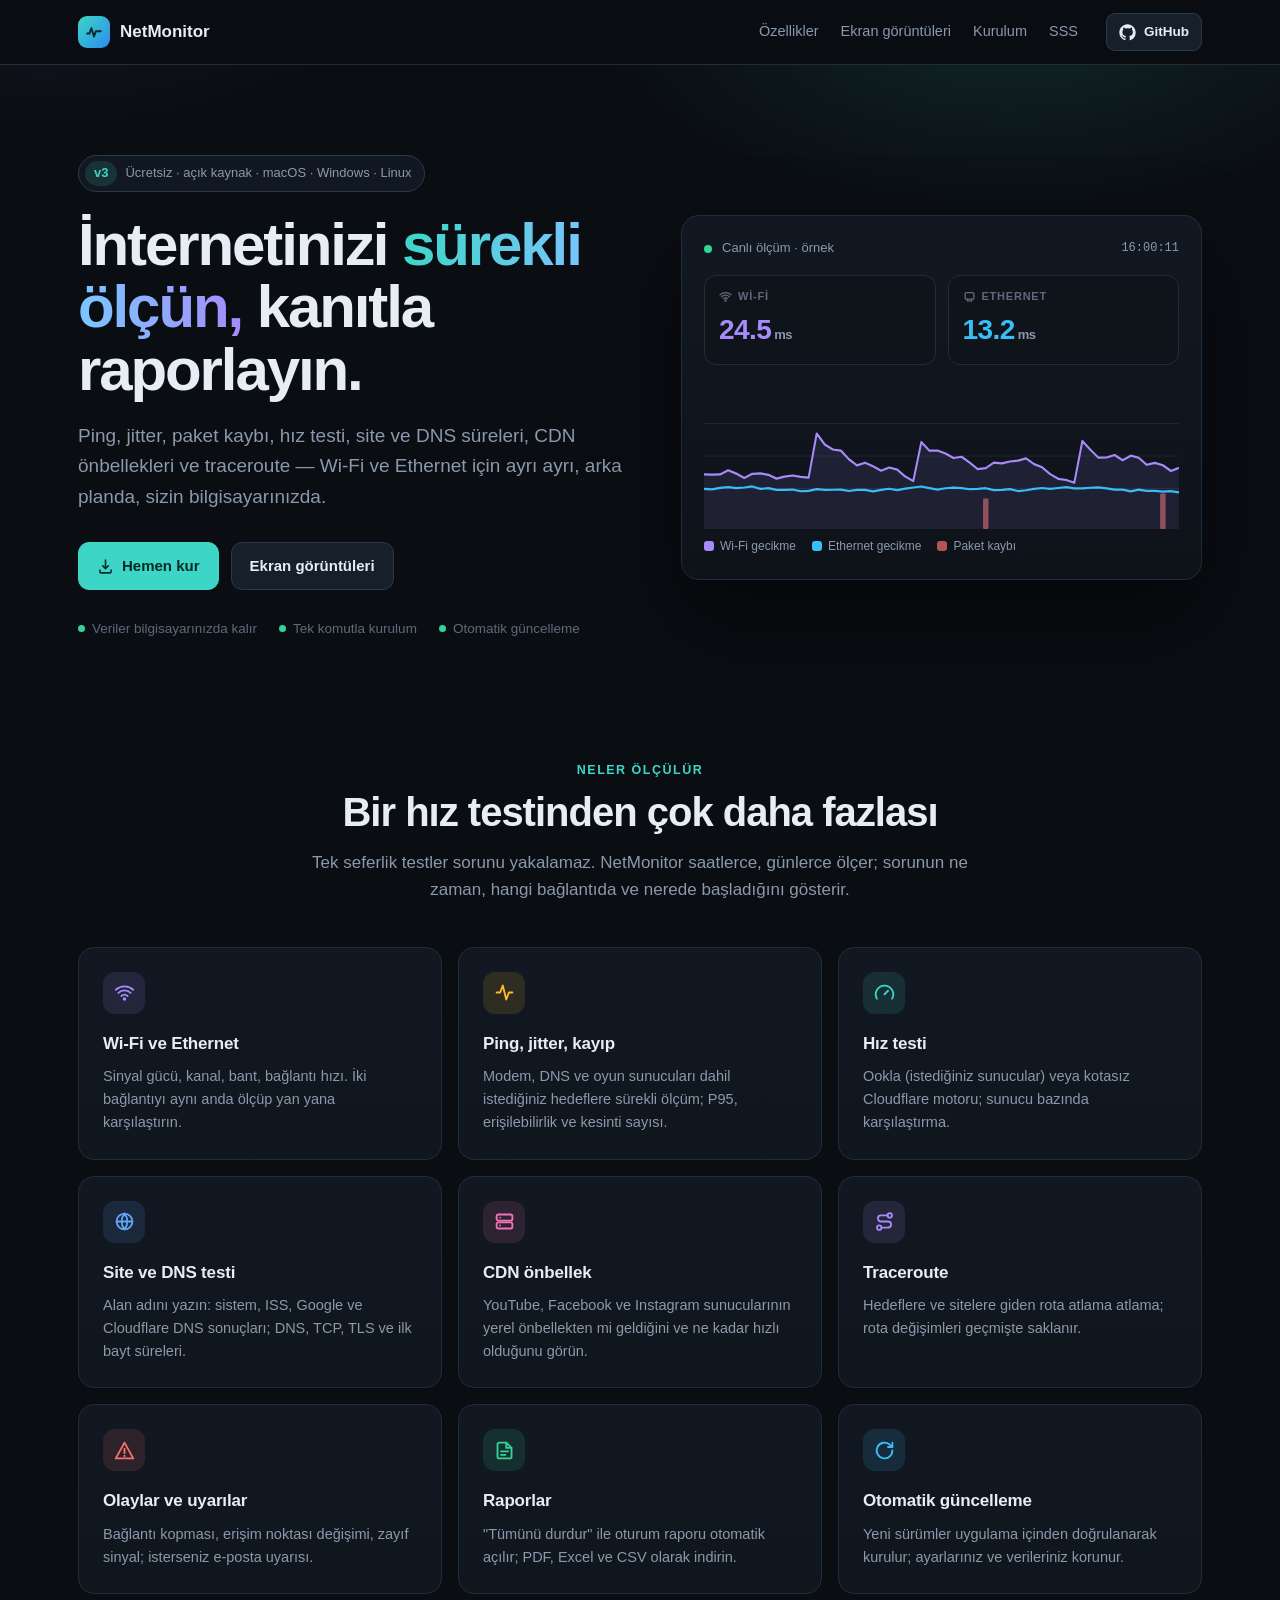
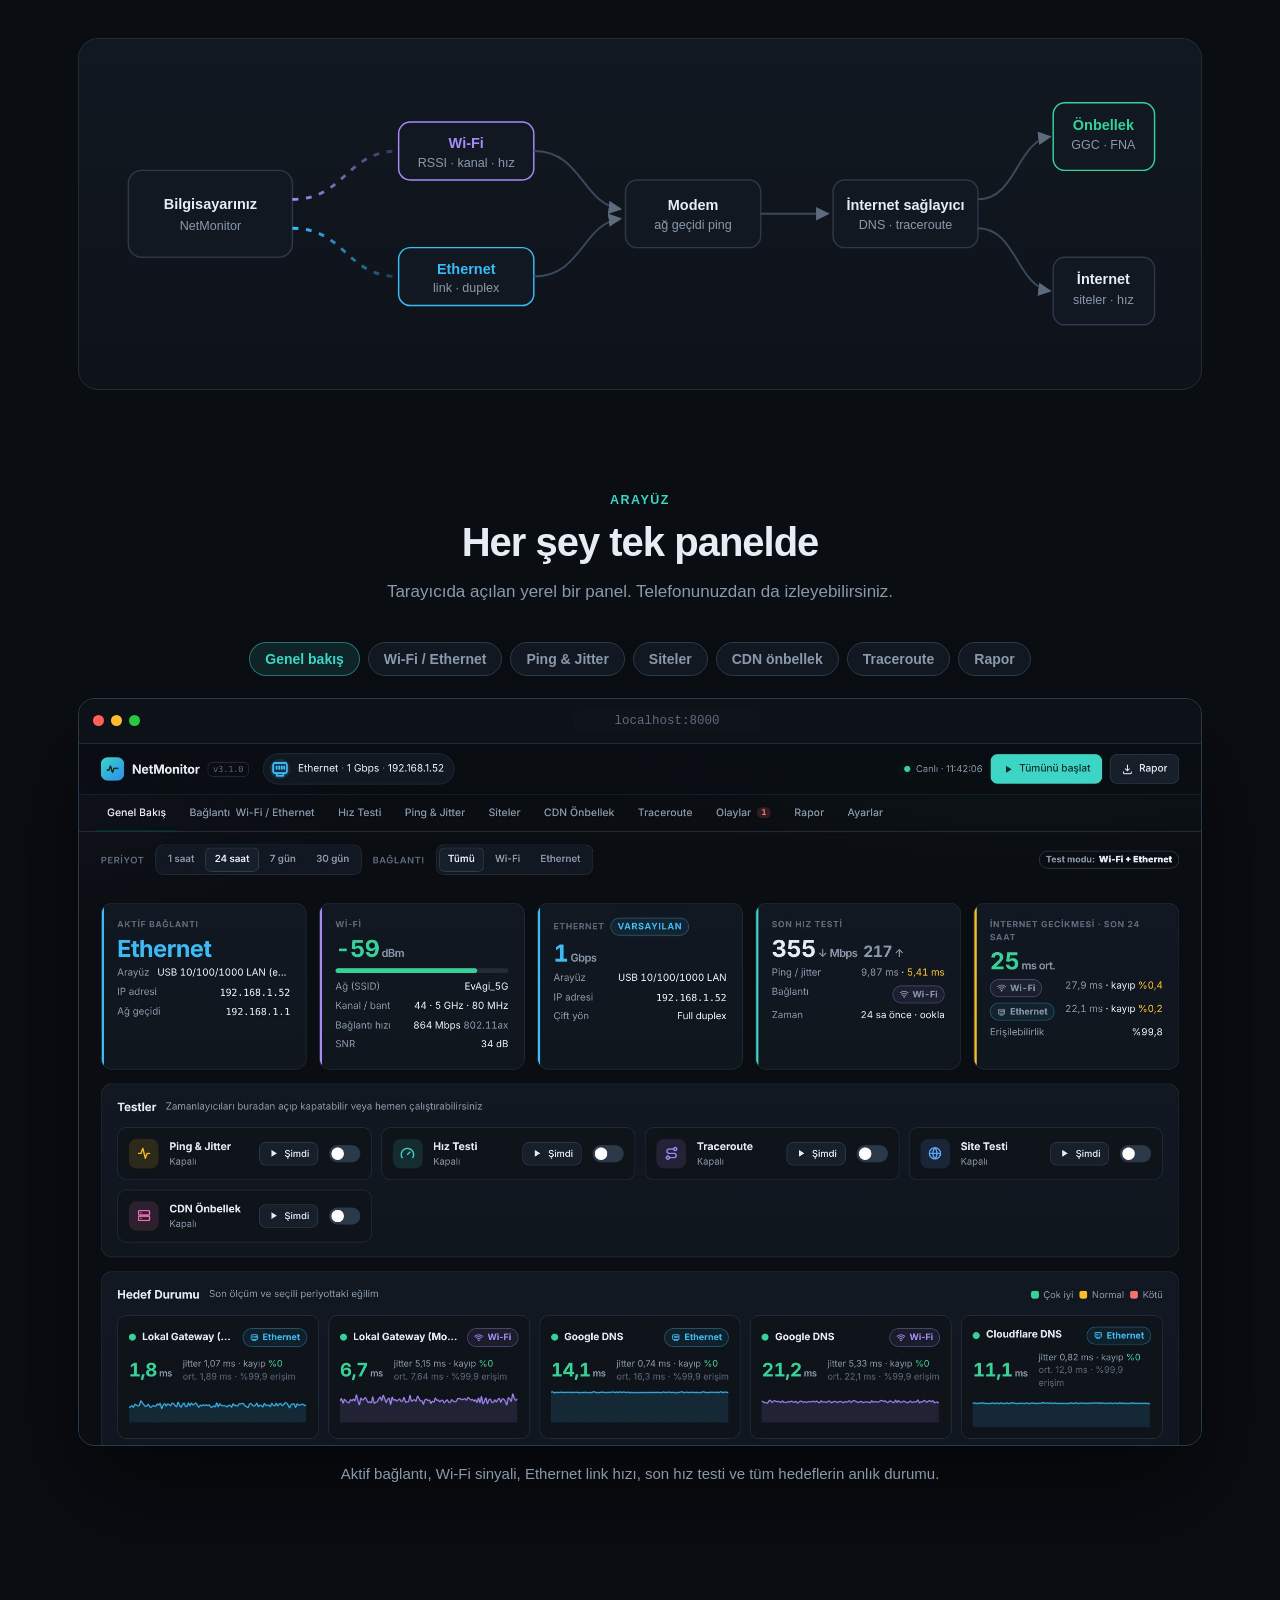
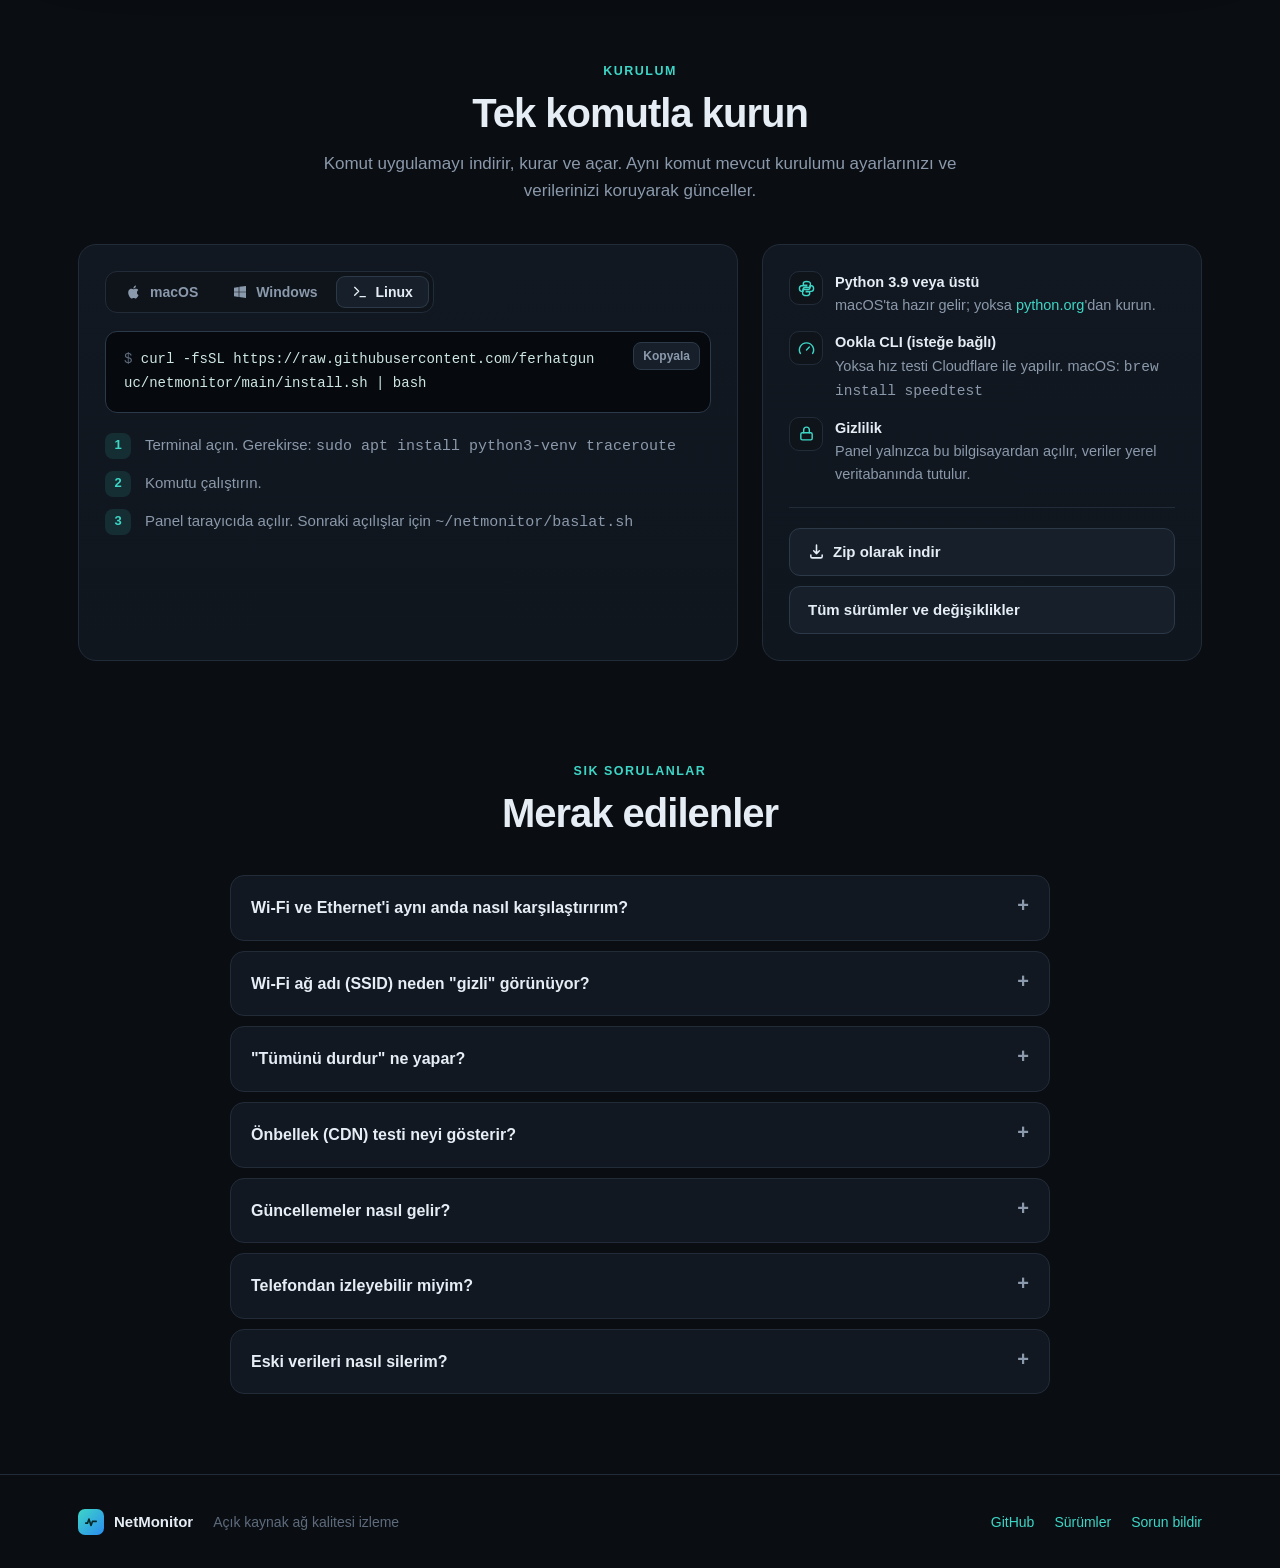
<file: docs/index.html>
<!DOCTYPE html>
<html lang="tr">
<head>
<meta charset="UTF-8">
<meta name="viewport" content="width=device-width, initial-scale=1.0">
<title>NetMonitor — Ağ kalitesini sürekli ölçün</title>
<meta name="description" content="Ping, jitter, paket kaybı, hız testi, site/DNS, CDN önbellek ve traceroute ölçümlerini Wi-Fi ve Ethernet için ayrı ayrı kaydeden, ücretsiz ve açık kaynak ağ izleme aracı. macOS, Windows ve Linux.">
<meta property="og:title" content="NetMonitor — Ağ kalitesini sürekli ölçün">
<meta property="og:description" content="Wi-Fi ve Ethernet bağlantınızı aynı anda ölçün, karşılaştırın ve raporlayın.">
<meta property="og:image" content="img/overview.jpg">
<link rel="icon" href="data:image/svg+xml,<svg xmlns='http://www.w3.org/2000/svg' viewBox='0 0 32 32'><rect width='32' height='32' rx='8' fill='%233dd6c6'/><path d='M6 20h4l3-9 4 14 3-9h6' fill='none' stroke='%23062a27' stroke-width='2.6' stroke-linecap='round' stroke-linejoin='round'/></svg>">
<style>
:root{--bg:#0a0d12;--bg2:#0f141b;--panel:#121821;--panel2:#171f2a;--line:#222c39;--line2:#2c3949;--text:#e6edf5;--muted:#8a99ab;--dim:#5d6b7c;--accent:#3dd6c6;--ink:#062a27;--wifi:#a78bfa;--eth:#38bdf8;--good:#34d399;--warn:#fbbf24;--bad:#f87171;
--mono:ui-monospace,"SF Mono","Cascadia Mono",Menlo,Consolas,monospace;--sans:-apple-system,BlinkMacSystemFont,"Segoe UI Variable","Segoe UI",Inter,Roboto,"Helvetica Neue",Arial,sans-serif;color-scheme:dark}
*{box-sizing:border-box}html{scroll-behavior:smooth}
body{margin:0;background:var(--bg);color:var(--text);font:16px/1.6 var(--sans);-webkit-font-smoothing:antialiased}
a{color:var(--accent);text-decoration:none}a:hover{text-decoration:underline}
.wrap{max-width:1180px;margin:0 auto;padding:0 28px}
.mono{font-family:var(--mono)}
/* nav */
nav.top{position:sticky;top:0;z-index:20;background:rgba(10,13,18,.8);backdrop-filter:blur(14px) saturate(1.3);border-bottom:1px solid var(--line)}
nav.top .wrap{display:flex;align-items:center;gap:28px;height:64px}
.brand{display:flex;align-items:center;gap:10px;font-weight:700;font-size:17px;color:var(--text)}
.brand:hover{text-decoration:none}
.logo{width:32px;height:32px;border-radius:9px;display:grid;place-items:center;background:linear-gradient(135deg,var(--accent),#2b8cf0);color:var(--ink)}
nav.top .links{display:flex;gap:22px;margin-left:auto;font-size:14.5px}
nav.top .links a{color:var(--muted)}nav.top .links a:hover{color:var(--text);text-decoration:none}
.btn{display:inline-flex;align-items:center;gap:8px;padding:11px 18px;border-radius:11px;font-weight:600;font-size:15px;border:1px solid var(--line2);background:var(--panel2);color:var(--text);cursor:pointer;transition:.15s;white-space:nowrap}
.btn:hover{text-decoration:none;background:#1d2733;border-color:#3a4a5e}
.btn.primary{background:var(--accent);border-color:var(--accent);color:var(--ink)}.btn.primary:hover{filter:brightness(1.08)}
.btn.sm{padding:7px 12px;font-size:13.5px;border-radius:9px}
.btn svg{width:17px;height:17px}
/* hero */
.hero{position:relative;padding:90px 0 40px;overflow:hidden}
.hero::before{content:"";position:absolute;inset:-200px -100px auto;height:700px;background:radial-gradient(700px 360px at 75% 20%,rgba(61,214,198,.13),transparent 60%),radial-gradient(600px 320px at 10% 10%,rgba(167,139,250,.11),transparent 60%);pointer-events:none}
.hero .grid{position:relative;display:grid;grid-template-columns:1.05fr 1fr;gap:56px;align-items:center}
.pill{display:inline-flex;align-items:center;gap:8px;padding:5px 12px 5px 6px;border-radius:999px;border:1px solid var(--line2);background:var(--panel);font-size:13px;color:var(--muted)}
.pill b{background:rgba(61,214,198,.14);color:var(--accent);padding:2px 9px;border-radius:999px;font-weight:650}
h1{font-size:clamp(38px,5.2vw,60px);line-height:1.04;letter-spacing:-.035em;margin:22px 0 20px;font-weight:750}
h1 .g{background:linear-gradient(90deg,var(--accent),#7cc4ff 55%,var(--wifi));-webkit-background-clip:text;background-clip:text;color:transparent}
.lead{font-size:19px;color:var(--muted);max-width:560px;margin:0 0 30px}
.cta{display:flex;gap:12px;flex-wrap:wrap}
.hero-meta{display:flex;gap:22px;margin-top:28px;color:var(--dim);font-size:13.5px;flex-wrap:wrap}
.hero-meta span{display:flex;align-items:center;gap:7px}
.hero-meta i{width:7px;height:7px;border-radius:50%;background:var(--good)}
/* live widget */
.live{background:linear-gradient(180deg,var(--panel),#0e131a);border:1px solid var(--line);border-radius:18px;padding:22px;box-shadow:0 40px 90px rgba(0,0,0,.45)}
.live .hd{display:flex;align-items:center;gap:10px;margin-bottom:16px;font-size:13px;color:var(--muted)}
.live .hd .dot{width:8px;height:8px;border-radius:50%;background:var(--good);box-shadow:0 0 0 0 rgba(52,211,153,.6);animation:pulse 2s infinite}
@keyframes pulse{70%{box-shadow:0 0 0 8px rgba(52,211,153,0)}100%{box-shadow:0 0 0 0 rgba(52,211,153,0)}}
.live .hd .r{margin-left:auto;font-family:var(--mono);font-size:12px}
.kp{display:grid;grid-template-columns:1fr 1fr;gap:12px;margin-bottom:14px}
.kp div{background:var(--bg2);border:1px solid var(--line);border-radius:12px;padding:12px 14px}
.kp small{display:flex;align-items:center;gap:6px;font-size:11px;font-weight:650;letter-spacing:.07em;text-transform:uppercase;color:var(--dim)}
.kp b{display:block;font-size:28px;letter-spacing:-.02em;font-variant-numeric:tabular-nums;margin-top:2px}
.kp b em{font-style:normal;font-size:13px;color:var(--muted);font-weight:600;margin-left:3px}
.kp .w b{color:var(--wifi)}.kp .e b{color:var(--eth)}
.live svg.chart{width:100%;height:150px;display:block}
.legend{display:flex;gap:16px;font-size:12px;color:var(--muted);margin-top:8px}
.legend i{display:inline-block;width:10px;height:10px;border-radius:3px;margin-right:6px;vertical-align:-1px}
/* sections */
section{padding:80px 0}
.eyebrow{font-size:12.5px;letter-spacing:.12em;text-transform:uppercase;color:var(--accent);font-weight:700}
h2{font-size:clamp(28px,3.4vw,40px);letter-spacing:-.025em;line-height:1.12;margin:10px 0 14px}
.sub{color:var(--muted);font-size:17px;max-width:680px;margin:0}
.center{text-align:center}.center .sub{margin:0 auto}
/* install */
.install{display:grid;grid-template-columns:1.2fr .8fr;gap:24px;margin-top:40px}
.card{background:linear-gradient(180deg,var(--panel),#10161e);border:1px solid var(--line);border-radius:18px;padding:26px}
.tabs{display:inline-flex;gap:2px;padding:4px;background:var(--bg2);border:1px solid var(--line);border-radius:12px;margin-bottom:18px}
.tabs button{border:0;background:none;color:var(--muted);padding:8px 16px;border-radius:9px;font:600 14px var(--sans);cursor:pointer;display:flex;gap:8px;align-items:center}
.tabs button.on{background:var(--panel2);color:var(--text);box-shadow:inset 0 0 0 1px var(--line2)}
.tabs svg{width:16px;height:16px}
.cmd{position:relative;background:#06090d;border:1px solid var(--line2);border-radius:12px;padding:16px 108px 16px 18px;font:14px/1.7 var(--mono);color:#cfe7e3;white-space:pre-wrap;word-break:break-all}
.cmd .p{color:var(--dim);user-select:none}
.copy{position:absolute;right:10px;top:10px;border:1px solid var(--line2);background:var(--panel2);color:var(--muted);border-radius:8px;padding:6px 9px;cursor:pointer;font:600 12px var(--sans)}
.copy:hover{color:var(--text)}
.steps{list-style:none;padding:0;margin:20px 0 0;display:grid;gap:12px;counter-reset:s}
.steps li{display:grid;grid-template-columns:28px 1fr;gap:12px;color:var(--muted);font-size:15px}
.steps li::before{counter-increment:s;content:counter(s);width:26px;height:26px;border-radius:8px;display:grid;place-items:center;background:rgba(61,214,198,.12);color:var(--accent);font-weight:700;font-size:13px}
.steps b{color:var(--text);font-weight:600}
.req{display:grid;gap:14px;font-size:14.5px}
.req .row{display:flex;gap:12px;align-items:flex-start}
.req .ic{width:34px;height:34px;flex:none;border-radius:10px;display:grid;place-items:center;background:var(--bg2);border:1px solid var(--line);color:var(--accent)}
.req .ic svg{width:17px;height:17px}
.req b{display:block;color:var(--text)}.req span{color:var(--muted)}
.dl{display:flex;flex-direction:column;gap:10px;margin-top:20px;padding-top:20px;border-top:1px solid var(--line)}
/* features */
.feats{display:grid;grid-template-columns:repeat(3,1fr);gap:16px;margin-top:44px}
.feat{background:linear-gradient(180deg,var(--panel),#10161e);border:1px solid var(--line);border-radius:16px;padding:24px;transition:.2s}
.feat:hover{border-color:var(--line2);transform:translateY(-2px)}
.feat .ic{width:42px;height:42px;border-radius:12px;display:grid;place-items:center;margin-bottom:16px}
.feat .ic svg{width:21px;height:21px}
.feat h3{margin:0 0 8px;font-size:17px;letter-spacing:-.01em}
.feat p{margin:0;color:var(--muted);font-size:14.5px}
/* diagram */
.diagram{margin-top:44px;background:linear-gradient(180deg,var(--panel),#0e131a);border:1px solid var(--line);border-radius:20px;padding:30px}
.diagram svg{width:100%;height:auto;display:block}
/* gallery */
.gal-tabs{display:flex;gap:8px;flex-wrap:wrap;justify-content:center;margin:36px 0 22px}
.gal-tabs button{border:1px solid var(--line2);background:var(--panel);color:var(--muted);padding:8px 15px;border-radius:999px;font:600 14px var(--sans);cursor:pointer}
.gal-tabs button.on{background:rgba(61,214,198,.12);border-color:rgba(61,214,198,.45);color:var(--accent)}
.frame{border-radius:16px;overflow:hidden;border:1px solid var(--line2);box-shadow:0 50px 100px rgba(0,0,0,.5);background:var(--panel)}
.frame .bar{display:flex;align-items:center;gap:7px;padding:11px 14px;background:#0d1218;border-bottom:1px solid var(--line)}
.frame .bar i{width:11px;height:11px;border-radius:50%;background:#3a4656}
.frame .bar i:nth-child(1){background:#ff5f57}.frame .bar i:nth-child(2){background:#febc2e}.frame .bar i:nth-child(3){background:#28c840}
.frame .bar span{margin:0 auto;font:12.5px var(--mono);color:var(--dim);background:var(--bg2);padding:4px 40px;border-radius:7px}
.frame img{display:block;width:100%;height:auto}
.caption{text-align:center;color:var(--muted);font-size:15px;margin-top:16px;min-height:24px}
/* faq */
.faq{max-width:820px;margin:40px auto 0;display:grid;gap:10px}
details{background:var(--panel);border:1px solid var(--line);border-radius:14px;padding:4px 20px}
summary{cursor:pointer;list-style:none;padding:15px 0;font-weight:600;display:flex;justify-content:space-between;gap:12px}
summary::-webkit-details-marker{display:none}
summary::after{content:"+";color:var(--muted);font-size:20px;line-height:1}
details[open] summary::after{content:"−"}
details p,details ul{color:var(--muted);margin:0 0 16px;font-size:15px}
details code{background:var(--bg2);border:1px solid var(--line);padding:1px 6px;border-radius:6px;font-size:13px}
footer{border-top:1px solid var(--line);padding:34px 0;color:var(--dim);font-size:14px}
footer .wrap{display:flex;gap:20px;align-items:center;flex-wrap:wrap}
footer .r{margin-left:auto;display:flex;gap:20px}
@media (max-width:960px){nav.top .btn{margin-left:auto}.hero .grid,.install{grid-template-columns:1fr}.feats{grid-template-columns:1fr 1fr}nav.top .links{display:none}.hero{padding-top:56px}}
@media (max-width:620px){.feats{grid-template-columns:1fr}.wrap{padding:0 18px}.frame .bar span{padding:4px 12px}}
</style>
</head>
<body>

<nav class="top"><div class="wrap">
  <a class="brand" href="#"><span class="logo"><svg width="18" height="18" viewBox="0 0 24 24" fill="none" stroke="currentColor" stroke-width="2.6" stroke-linecap="round" stroke-linejoin="round"><path d="M3 14h3l2.5-7 3.5 11 2.5-7H21"/></svg></span>NetMonitor</a>
  <div class="links"><a href="#ozellikler">Özellikler</a><a href="#ekran">Ekran görüntüleri</a><a href="#kurulum">Kurulum</a><a href="#sss">SSS</a></div>
  <a class="btn sm" href="https://github.com/ferhatgunuc/netmonitor"><svg viewBox="0 0 24 24" fill="currentColor"><path d="M12 .5C5.7.5.5 5.7.5 12a11.5 11.5 0 0 0 7.9 10.9c.6.1.8-.3.8-.6v-2.1c-3.2.7-3.9-1.4-3.9-1.4-.5-1.3-1.3-1.7-1.3-1.7-1-.7.1-.7.1-.7 1.2.1 1.8 1.2 1.8 1.2 1 1.8 2.8 1.3 3.5 1 .1-.8.4-1.3.7-1.6-2.6-.3-5.3-1.3-5.3-5.7 0-1.3.5-2.3 1.2-3.1-.1-.3-.5-1.5.1-3.1 0 0 1-.3 3.2 1.2a11 11 0 0 1 5.8 0C17.3 4.8 18.3 5.1 18.3 5.1c.6 1.6.2 2.8.1 3.1.8.8 1.2 1.8 1.2 3.1 0 4.4-2.7 5.4-5.3 5.7.4.4.8 1.1.8 2.2v3.3c0 .3.2.7.8.6A11.5 11.5 0 0 0 23.5 12C23.5 5.7 18.3.5 12 .5z"/></svg>GitHub</a>
</div></nav>

<header class="hero"><div class="wrap grid">
  <div>
    <span class="pill"><b id="ver">v3</b> Ücretsiz · açık kaynak · macOS · Windows · Linux</span>
    <h1>İnternetinizi <span class="g">sürekli ölçün,</span> kanıtla raporlayın.</h1>
    <p class="lead">Ping, jitter, paket kaybı, hız testi, site ve DNS süreleri, CDN önbellekleri ve traceroute — Wi-Fi ve Ethernet için ayrı ayrı, arka planda, sizin bilgisayarınızda.</p>
    <div class="cta">
      <a class="btn primary" href="#kurulum"><svg viewBox="0 0 24 24" fill="none" stroke="currentColor" stroke-width="2.2" stroke-linecap="round" stroke-linejoin="round"><path d="M12 3v12m0 0-4-4m4 4 4-4M4 17v2a2 2 0 0 0 2 2h12a2 2 0 0 0 2-2v-2"/></svg>Hemen kur</a>
      <a class="btn" href="#ekran">Ekran görüntüleri</a>
    </div>
    <div class="hero-meta"><span><i></i>Veriler bilgisayarınızda kalır</span><span><i></i>Tek komutla kurulum</span><span><i></i>Otomatik güncelleme</span></div>
  </div>

  <div class="live" aria-label="Örnek canlı ölçüm">
    <div class="hd"><span class="dot"></span>Canlı ölçüm · örnek <span class="r" id="clock">--:--:--</span></div>
    <div class="kp">
      <div class="w"><small><svg width="13" height="13" viewBox="0 0 24 24" fill="none" stroke="currentColor" stroke-width="2.4" stroke-linecap="round"><path d="M2 8.8a15 15 0 0 1 20 0M5 12.5a10 10 0 0 1 14 0M8.5 16a5 5 0 0 1 7 0"/><circle cx="12" cy="19.5" r="1" fill="currentColor"/></svg>Wi-Fi</small><b id="kw">21.4<em>ms</em></b></div>
      <div class="e"><small><svg width="13" height="13" viewBox="0 0 24 24" fill="none" stroke="currentColor" stroke-width="2.4" stroke-linecap="round"><rect x="4" y="5" width="16" height="12" rx="2"/><path d="M8 17v3h8v-3"/></svg>Ethernet</small><b id="ke">13.8<em>ms</em></b></div>
    </div>
    <svg class="chart" id="chart" viewBox="0 0 520 150" preserveAspectRatio="none"></svg>
    <div class="legend"><span><i style="background:var(--wifi)"></i>Wi-Fi gecikme</span><span><i style="background:var(--eth)"></i>Ethernet gecikme</span><span><i style="background:rgba(248,113,113,.7)"></i>Paket kaybı</span></div>
  </div>
</div></header>

<section id="ozellikler"><div class="wrap">
  <div class="center"><div class="eyebrow">Neler ölçülür</div><h2>Bir hız testinden çok daha fazlası</h2>
  <p class="sub">Tek seferlik testler sorunu yakalamaz. NetMonitor saatlerce, günlerce ölçer; sorunun ne zaman, hangi bağlantıda ve nerede başladığını gösterir.</p></div>
  <div class="feats" id="feats"></div>

  <div class="diagram">
    <svg viewBox="0 0 1100 300" role="img" aria-label="Ölçüm akışı: bilgisayar, Wi-Fi ve Ethernet, modem, internet servis sağlayıcısı, önbellek sunucuları ve internet">
      <defs>
        <marker id="ar" viewBox="0 0 10 10" refX="9" refY="5" markerWidth="7" markerHeight="7" orient="auto"><path d="M0 0L10 5L0 10z" fill="#5d6b7c"/></marker>
        <linearGradient id="gw" x1="0" x2="1"><stop offset="0" stop-color="#a78bfa"/><stop offset="1" stop-color="#a78bfa" stop-opacity=".25"/></linearGradient>
        <linearGradient id="ge" x1="0" x2="1"><stop offset="0" stop-color="#38bdf8"/><stop offset="1" stop-color="#38bdf8" stop-opacity=".25"/></linearGradient>
      </defs>
      <style>.n{fill:#121821;stroke:#2c3949;stroke-width:1.5}.t{fill:#e6edf5;font:600 15px -apple-system,Segoe UI,Roboto,sans-serif}.s{fill:#8a99ab;font:13px -apple-system,Segoe UI,Roboto,sans-serif}.flow{stroke-dasharray:6 8;animation:f 1.2s linear infinite}@keyframes f{to{stroke-dashoffset:-28}}</style>
      <rect class="n" x="20" y="105" width="170" height="90" rx="14"/><text class="t" x="105" y="145" text-anchor="middle">Bilgisayarınız</text><text class="s" x="105" y="167" text-anchor="middle">NetMonitor</text>
      <path d="M190 135 C 245 135 245 85 300 85" stroke="url(#gw)" stroke-width="3" fill="none" class="flow"/>
      <path d="M190 165 C 245 165 245 215 300 215" stroke="url(#ge)" stroke-width="3" fill="none" class="flow"/>
      <rect class="n" x="300" y="55" width="140" height="60" rx="12" style="stroke:#a78bfa"/><text class="t" x="370" y="82" text-anchor="middle" style="fill:#a78bfa">Wi-Fi</text><text class="s" x="370" y="101" text-anchor="middle">RSSI · kanal · hız</text>
      <rect class="n" x="300" y="185" width="140" height="60" rx="12" style="stroke:#38bdf8"/><text class="t" x="370" y="212" text-anchor="middle" style="fill:#38bdf8">Ethernet</text><text class="s" x="370" y="231" text-anchor="middle">link · duplex</text>
      <path d="M440 85 C 490 85 490 140 530 145" stroke="#3a4a5e" stroke-width="2" fill="none" marker-end="url(#ar)"/>
      <path d="M440 215 C 490 215 490 160 530 155" stroke="#3a4a5e" stroke-width="2" fill="none" marker-end="url(#ar)"/>
      <rect class="n" x="535" y="115" width="140" height="70" rx="12"/><text class="t" x="605" y="146" text-anchor="middle">Modem</text><text class="s" x="605" y="166" text-anchor="middle">ağ geçidi ping</text>
      <path d="M675 150 L 745 150" stroke="#3a4a5e" stroke-width="2" marker-end="url(#ar)"/>
      <rect class="n" x="750" y="115" width="150" height="70" rx="12"/><text class="t" x="825" y="146" text-anchor="middle">İnternet sağlayıcı</text><text class="s" x="825" y="166" text-anchor="middle">DNS · traceroute</text>
      <path d="M900 135 C 940 135 940 75 975 70" stroke="#3a4a5e" stroke-width="2" fill="none" marker-end="url(#ar)"/>
      <path d="M900 165 C 940 165 940 225 975 230" stroke="#3a4a5e" stroke-width="2" fill="none" marker-end="url(#ar)"/>
      <rect class="n" x="978" y="35" width="105" height="70" rx="12" style="stroke:#34d399"/><text class="t" x="1030" y="63" text-anchor="middle" style="fill:#34d399">Önbellek</text><text class="s" x="1030" y="83" text-anchor="middle">GGC · FNA</text>
      <rect class="n" x="978" y="195" width="105" height="70" rx="12"/><text class="t" x="1030" y="223" text-anchor="middle">İnternet</text><text class="s" x="1030" y="243" text-anchor="middle">siteler · hız</text>
    </svg>
  </div>
</div></section>

<section id="ekran" style="padding-top:20px"><div class="wrap">
  <div class="center"><div class="eyebrow">Arayüz</div><h2>Her şey tek panelde</h2>
  <p class="sub">Tarayıcıda açılan yerel bir panel. Telefonunuzdan da izleyebilirsiniz.</p></div>
  <div class="gal-tabs" id="gtabs"></div>
  <div class="frame"><div class="bar"><i></i><i></i><i></i><span>localhost:8000</span></div><img id="gimg" src="img/overview.jpg" alt="NetMonitor genel bakış ekranı" width="2160" height="1350"></div>
  <p class="caption" id="gcap"></p>
</div></section>

<section id="kurulum"><div class="wrap">
  <div class="center"><div class="eyebrow">Kurulum</div><h2>Tek komutla kurun</h2>
  <p class="sub">Komut uygulamayı indirir, kurar ve açar. Aynı komut mevcut kurulumu ayarlarınızı ve verilerinizi koruyarak günceller.</p></div>
  <div class="install">
    <div class="card">
      <div class="tabs" id="ostabs">
        <button data-os="mac"><svg viewBox="0 0 24 24" fill="currentColor"><path d="M16.4 12.6c0-2.4 2-3.6 2.1-3.7-1.1-1.7-2.9-1.9-3.5-1.9-1.5-.2-2.9.9-3.7.9-.8 0-1.9-.9-3.2-.8-1.6 0-3.1 1-4 2.4-1.7 3-.4 7.4 1.2 9.8.8 1.2 1.8 2.5 3 2.4 1.2 0 1.7-.8 3.1-.8s1.9.8 3.2.8c1.3 0 2.1-1.2 2.9-2.4.9-1.4 1.3-2.7 1.3-2.8 0 0-2.5-1-2.4-3.9zM14 5.4c.7-.8 1.1-1.9 1-3-1 0-2.1.7-2.8 1.5-.6.7-1.2 1.8-1 2.9 1.1.1 2.1-.6 2.8-1.4z"/></svg>macOS</button>
        <button data-os="win"><svg viewBox="0 0 24 24" fill="currentColor"><path d="M3 5.5 10 4.5v7H3zM11 4.3 21 3v8.5H11zM3 12.5h7v7l-7-1zM11 12.5h10V21l-10-1.4z"/></svg>Windows</button>
        <button data-os="linux"><svg viewBox="0 0 24 24" fill="none" stroke="currentColor" stroke-width="2" stroke-linecap="round" stroke-linejoin="round"><path d="M4 17l6-6-6-6M12 19h8"/></svg>Linux</button>
      </div>
      <div class="cmd" id="cmd"></div>
      <ol class="steps" id="steps"></ol>
    </div>
    <div class="card">
      <div class="req">
        <div class="row"><div class="ic"><svg viewBox="0 0 24 24" fill="none" stroke="currentColor" stroke-width="2" stroke-linecap="round"><path d="M12 2c-3 0-4.5 1.2-4.5 3v2.5h4.8V8H5.2C3.4 8 2 9.6 2 12s1.4 4 3.2 4H7v-2.3C7 11.9 8.4 10.5 10.2 10.5h4.6c1.6 0 2.7-1.2 2.7-2.7V5c0-1.8-1.9-3-5.5-3z"/><path d="M12 22c3 0 4.5-1.2 4.5-3v-2.5h-4.8V16h7.1c1.8 0 3.2-1.6 3.2-4s-1.4-4-3.2-4H17v2.3c0 1.8-1.4 3.2-3.2 3.2H9.2c-1.6 0-2.7 1.2-2.7 2.7V19c0 1.8 1.9 3 5.5 3z"/></svg></div><div><b>Python 3.9 veya üstü</b><span>macOS'ta hazır gelir; yoksa <a href="https://www.python.org/downloads/">python.org</a>'dan kurun.</span></div></div>
        <div class="row"><div class="ic"><svg viewBox="0 0 24 24" fill="none" stroke="currentColor" stroke-width="2" stroke-linecap="round"><path d="M12 14l4-4"/><path d="M3.3 19a10 10 0 1 1 17.4 0"/></svg></div><div><b>Ookla CLI (isteğe bağlı)</b><span>Yoksa hız testi Cloudflare ile yapılır. macOS: <span class="mono">brew install speedtest</span></span></div></div>
        <div class="row"><div class="ic"><svg viewBox="0 0 24 24" fill="none" stroke="currentColor" stroke-width="2" stroke-linecap="round"><rect x="4" y="11" width="16" height="10" rx="2"/><path d="M8 11V7a4 4 0 0 1 8 0v4"/></svg></div><div><b>Gizlilik</b><span>Panel yalnızca bu bilgisayardan açılır, veriler yerel veritabanında tutulur.</span></div></div>
      </div>
      <div class="dl">
        <a class="btn" id="dlzip" href="https://github.com/ferhatgunuc/netmonitor/releases/latest/download/netmonitor.zip"><svg viewBox="0 0 24 24" fill="none" stroke="currentColor" stroke-width="2.2" stroke-linecap="round" stroke-linejoin="round"><path d="M12 3v12m0 0-4-4m4 4 4-4M4 17v2a2 2 0 0 0 2 2h12a2 2 0 0 0 2-2v-2"/></svg>Zip olarak indir</a>
        <a class="btn" href="https://github.com/ferhatgunuc/netmonitor/releases">Tüm sürümler ve değişiklikler</a>
      </div>
    </div>
  </div>
</div></section>

<section id="sss" style="padding-top:20px"><div class="wrap">
  <div class="center"><div class="eyebrow">Sık sorulanlar</div><h2>Merak edilenler</h2></div>
  <div class="faq">
    <details><summary>Wi-Fi ve Ethernet'i aynı anda nasıl karşılaştırırım?</summary><p>İki bağlantıyı da takın, Ayarlar → Test Bağlantısı'ndan <b>İkisi birden · Karşılaştır</b>'ı seçin. Her ölçüm iki arayüz üzerinden ayrı ayrı yapılır ve Bağlantı sekmesinde yan yana gösterilir.</p></details>
    <details><summary>Wi-Fi ağ adı (SSID) neden "gizli" görünüyor?</summary><p>Yeni macOS ve Windows sürümleri ağ adını konum izni olmadan gizler; sinyal gücü, kanal ve hız yine ölçülür. macOS: Sistem Ayarları → Gizlilik ve Güvenlik → Konum Servisleri'nden Terminal'e izin verin. Windows: Ayarlar → Gizlilik → Konum.</p></details>
    <details><summary>"Tümünü durdur" ne yapar?</summary><p>Tüm zamanlayıcıları kapatır, çalışan ölçümleri keser ve başlattığınız andan durdurduğunuz ana kadarki oturumun raporunu otomatik açar. Rapor PDF, Excel ve CSV olarak indirilebilir.</p></details>
    <details><summary>Önbellek (CDN) testi neyi gösterir?</summary><p>YouTube, Facebook ve Instagram'ın size atadığı medya sunucularını bulur. Sunucu internet sağlayıcınızın ağındaysa "ISS içi önbellek" olarak işaretlenir; gecikme, kayıp ve indirme hızı ölçülür.</p></details>
    <details><summary>Güncellemeler nasıl gelir?</summary><p>Uygulama açılışta ve 12 saatte bir yeni sürümü kontrol eder. Yeni sürüm varsa üst çubukta bildirim çıkar; <b>Güncelle</b> ile indirilir, SHA-256 ile doğrulanır ve kurulur. Ayarlar ve veriler korunur.</p></details>
    <details><summary>Telefondan izleyebilir miyim?</summary><p>Evet. Bilgisayarda <code>baslat.command --lan</code> (Windows: <code>baslat.bat --lan</code>) ile başlatın ve aynı ağdaki telefondan <code>http://bilgisayarın-IP'si:8000</code> adresini açın. Ölçümler bilgisayarın bağlantısı üzerinden yapılır.</p></details>
    <details><summary>Eski verileri nasıl silerim?</summary><p>Ayarlar → Veri Yönetimi'nden belirli gün sayısından eski kayıtları veya tüm geçmişi silebilirsiniz. Silmeden önce otomatik yedek alınır.</p></details>
  </div>
</div></section>

<footer><div class="wrap">
  <span class="brand" style="font-size:15px"><span class="logo" style="width:26px;height:26px;border-radius:7px"><svg width="14" height="14" viewBox="0 0 24 24" fill="none" stroke="currentColor" stroke-width="2.8" stroke-linecap="round" stroke-linejoin="round"><path d="M3 14h3l2.5-7 3.5 11 2.5-7H21"/></svg></span>NetMonitor</span>
  <span>Açık kaynak ağ kalitesi izleme</span>
  <div class="r"><a href="https://github.com/ferhatgunuc/netmonitor">GitHub</a><a href="https://github.com/ferhatgunuc/netmonitor/releases">Sürümler</a><a href="https://github.com/ferhatgunuc/netmonitor/issues">Sorun bildir</a></div>
</div></footer>

<script>
const RAW = 'https://raw.githubusercontent.com/ferhatgunuc/netmonitor/main';
const OS = {
  mac: { cmd: `curl -fsSL ${RAW}/install.sh | bash`, p: '$', steps: ['<b>Terminal</b>\'i açın (Spotlight → "Terminal").', 'Komutu yapıştırıp Enter\'a basın. İlk kurulum 1–2 dakika sürer.', 'Panel tarayıcıda açılır: <b>localhost:8000</b>. Sonraki açılışlar için <span class="mono">~/netmonitor/baslat.command</span>'] },
  win: { cmd: `irm ${RAW}/install.ps1 | iex`, p: 'PS>', steps: ['<b>PowerShell</b>\'i açın (Başlat → "PowerShell").', 'Komutu yapıştırıp Enter\'a basın. Python yoksa python.org\'dan kurun ("Add to PATH" işaretli).', 'Panel tarayıcıda açılır. Sonraki açılışlar için <span class="mono">%USERPROFILE%\\netmonitor\\baslat.bat</span>'] },
  linux: { cmd: `curl -fsSL ${RAW}/install.sh | bash`, p: '$', steps: ['Terminal açın. Gerekirse: <span class="mono">sudo apt install python3-venv traceroute</span>', 'Komutu çalıştırın.', 'Panel tarayıcıda açılır. Sonraki açılışlar için <span class="mono">~/netmonitor/baslat.sh</span>'] },
};
function setOS(os) {
  document.querySelectorAll('#ostabs button').forEach((b) => b.classList.toggle('on', b.dataset.os === os));
  const o = OS[os];
  document.getElementById('cmd').innerHTML = `<span class="p">${o.p} </span>${o.cmd}<button class="copy" onclick="copyCmd(this)">Kopyala</button>`;
  document.getElementById('steps').innerHTML = o.steps.map((s) => `<li><span>${s}</span></li>`).join('');
}
function copyCmd(btn) {
  const os = document.querySelector('#ostabs .on').dataset.os;
  navigator.clipboard.writeText(OS[os].cmd).then(() => { btn.textContent = 'Kopyalandı ✓'; setTimeout(() => (btn.textContent = 'Kopyala'), 1600); });
}
document.querySelectorAll('#ostabs button').forEach((b) => b.addEventListener('click', () => setOS(b.dataset.os)));
const ua = navigator.userAgent;
setOS(/Windows/i.test(ua) ? 'win' : /Linux/i.test(ua) && !/Android/i.test(ua) ? 'linux' : 'mac');

const I = (p) => `<svg viewBox="0 0 24 24" fill="none" stroke="currentColor" stroke-width="2.1" stroke-linecap="round" stroke-linejoin="round">${p}</svg>`;
const FEATS = [
  ['#a78bfa', I('<path d="M2 8.8a15 15 0 0 1 20 0M5 12.5a10 10 0 0 1 14 0M8.5 16a5 5 0 0 1 7 0"/><circle cx="12" cy="19.5" r="1" fill="currentColor"/>'), 'Wi-Fi ve Ethernet', 'Sinyal gücü, kanal, bant, bağlantı hızı. İki bağlantıyı aynı anda ölçüp yan yana karşılaştırın.'],
  ['#fbbf24', I('<path d="M3 12h4l3-8 4 16 3-8h4"/>'), 'Ping, jitter, kayıp', 'Modem, DNS ve oyun sunucuları dahil istediğiniz hedeflere sürekli ölçüm; P95, erişilebilirlik ve kesinti sayısı.'],
  ['#3dd6c6', I('<path d="M12 14l4-4"/><path d="M3.3 19a10 10 0 1 1 17.4 0"/>'), 'Hız testi', 'Ookla (istediğiniz sunucular) veya kotasız Cloudflare motoru; sunucu bazında karşılaştırma.'],
  ['#60a5fa', I('<circle cx="12" cy="12" r="9"/><path d="M3 12h18M12 3a14 14 0 0 1 0 18M12 3a14 14 0 0 0 0 18"/>'), 'Site ve DNS testi', 'Alan adını yazın: sistem, ISS, Google ve Cloudflare DNS sonuçları; DNS, TCP, TLS ve ilk bayt süreleri.'],
  ['#f472b6', I('<rect x="3" y="4" width="18" height="7" rx="2"/><rect x="3" y="13" width="18" height="7" rx="2"/><path d="M7 7.5h.01M7 16.5h.01"/>'), 'CDN önbellek', 'YouTube, Facebook ve Instagram sunucularının yerel önbellekten mi geldiğini ve ne kadar hızlı olduğunu görün.'],
  ['#a78bfa', I('<circle cx="6" cy="19" r="2.5"/><circle cx="18" cy="5" r="2.5"/><path d="M8.5 19H16a3.5 3.5 0 0 0 0-7H8a3.5 3.5 0 0 1 0-7h7.5"/>'), 'Traceroute', 'Hedeflere ve sitelere giden rota atlama atlama; rota değişimleri geçmişte saklanır.'],
  ['#f87171', I('<path d="M12 3 2 21h20L12 3z"/><path d="M12 10v5M12 18v.5"/>'), 'Olaylar ve uyarılar', 'Bağlantı kopması, erişim noktası değişimi, zayıf sinyal; isterseniz e-posta uyarısı.'],
  ['#34d399', I('<path d="M14 3H6a2 2 0 0 0-2 2v14a2 2 0 0 0 2 2h12a2 2 0 0 0 2-2V9z"/><path d="M14 3v6h6M8 13h8M8 17h5"/>'), 'Raporlar', '"Tümünü durdur" ile oturum raporu otomatik açılır; PDF, Excel ve CSV olarak indirin.'],
  ['#38bdf8', I('<path d="M21 12a9 9 0 1 1-3-6.7L21 8"/><path d="M21 3v5h-5"/>'), 'Otomatik güncelleme', 'Yeni sürümler uygulama içinden doğrulanarak kurulur; ayarlarınız ve verileriniz korunur.'],
];
document.getElementById('feats').innerHTML = FEATS.map(([c, ic, t, d]) => `<div class="feat"><div class="ic" style="background:${c}1f;color:${c}">${ic}</div><h3>${t}</h3><p>${d}</p></div>`).join('');

const GAL = [
  ['overview', 'Genel bakış', 'Aktif bağlantı, Wi-Fi sinyali, Ethernet link hızı, son hız testi ve tüm hedeflerin anlık durumu.'],
  ['connection', 'Wi-Fi / Ethernet', 'Wi-Fi sinyal geçmişi ve iki bağlantının hedef hedef karşılaştırması.'],
  ['ping', 'Ping & Jitter', 'Her hedef için gecikme, jitter ve paket kaybı grafikleri; P95 ve erişilebilirlik.'],
  ['sites', 'Siteler', 'Site başına DNS, TCP, TLS, ilk bayt ve toplam süreler.'],
  ['cdn', 'CDN önbellek', 'YouTube ve Meta medya sunucuları: ISS içi önbellek mi, ne kadar hızlı?'],
  ['trace', 'Traceroute', 'Hedeflere ve sitelere giden rota, atlama başına gecikme ve kayıp.'],
  ['report', 'Rapor', 'Oturum raporu: özet, tablolar, grafikler ve olaylar; PDF / Excel.'],
];
const gt = document.getElementById('gtabs');
gt.innerHTML = GAL.map(([k, n], i) => `<button data-i="${i}" class="${i ? '' : 'on'}">${n}</button>`).join('');
function showG(i) {
  const [k, n, c] = GAL[i];
  document.getElementById('gimg').src = `img/${k}.jpg`;
  document.getElementById('gimg').alt = `NetMonitor ${n} ekranı`;
  document.getElementById('gcap').textContent = c;
  gt.querySelectorAll('button').forEach((b) => b.classList.toggle('on', +b.dataset.i === i));
}
gt.querySelectorAll('button').forEach((b) => b.addEventListener('click', () => showG(+b.dataset.i)));
showG(0);
GAL.forEach(([k]) => { const im = new Image(); im.src = `img/${k}.jpg`; });

// Canlı örnek grafik (simülasyon)
const W = 520, H = 150, N = 60;
const wifi = [], eth = [], loss = [];
let tw = 22, te = 14;
for (let i = 0; i < N; i++) step();
function step() {
  tw += (22 - tw) * 0.15 + (Math.random() - 0.5) * 6 + (Math.random() < 0.05 ? 18 : 0);
  te += (14 - te) * 0.2 + (Math.random() - 0.5) * 1.6;
  wifi.push(Math.max(8, tw)); eth.push(Math.max(9, te)); loss.push(Math.random() < 0.04 ? 20 + Math.random() * 30 : 0);
  if (wifi.length > N) { wifi.shift(); eth.shift(); loss.shift(); }
}
function path(a, max) { return a.map((v, i) => `${i ? 'L' : 'M'}${(i / (N - 1)) * W},${H - 8 - (v / max) * (H - 20)}`).join(''); }
function draw() {
  const max = 60;
  const bars = loss.map((v, i) => v ? `<rect x="${(i / (N - 1)) * W - 3}" y="${H - (v / 100) * H}" width="6" height="${(v / 100) * H}" fill="rgba(248,113,113,.55)" rx="1"/>` : '').join('');
  const grid = [15, 30, 45].map((v) => `<line x1="0" x2="${W}" y1="${H - 8 - (v / max) * (H - 20)}" y2="${H - 8 - (v / max) * (H - 20)}" stroke="rgba(138,153,171,.12)"/>`).join('');
  document.getElementById('chart').innerHTML = `${grid}${bars}
    <path d="${path(wifi, max)} L${W},${H} L0,${H}Z" fill="rgba(167,139,250,.10)"/>
    <path d="${path(wifi, max)}" fill="none" stroke="#a78bfa" stroke-width="2.2" stroke-linejoin="round"/>
    <path d="${path(eth, max)}" fill="none" stroke="#38bdf8" stroke-width="2.2" stroke-linejoin="round"/>`;
  document.getElementById('kw').innerHTML = `${wifi[N - 1].toFixed(1)}<em>ms</em>`;
  document.getElementById('ke').innerHTML = `${eth[N - 1].toFixed(1)}<em>ms</em>`;
  document.getElementById('clock').textContent = new Date().toLocaleTimeString('tr-TR');
}
draw();
if (!matchMedia('(prefers-reduced-motion: reduce)').matches) setInterval(() => { step(); draw(); }, 1000);

// Son sürüm numarası
fetch('https://api.github.com/repos/ferhatgunuc/netmonitor/releases/latest').then((r) => r.ok ? r.json() : null).then((d) => {
  if (d && d.tag_name) document.getElementById('ver').textContent = d.tag_name;
}).catch(() => {});
</script>
</body>
</html>
</file>
